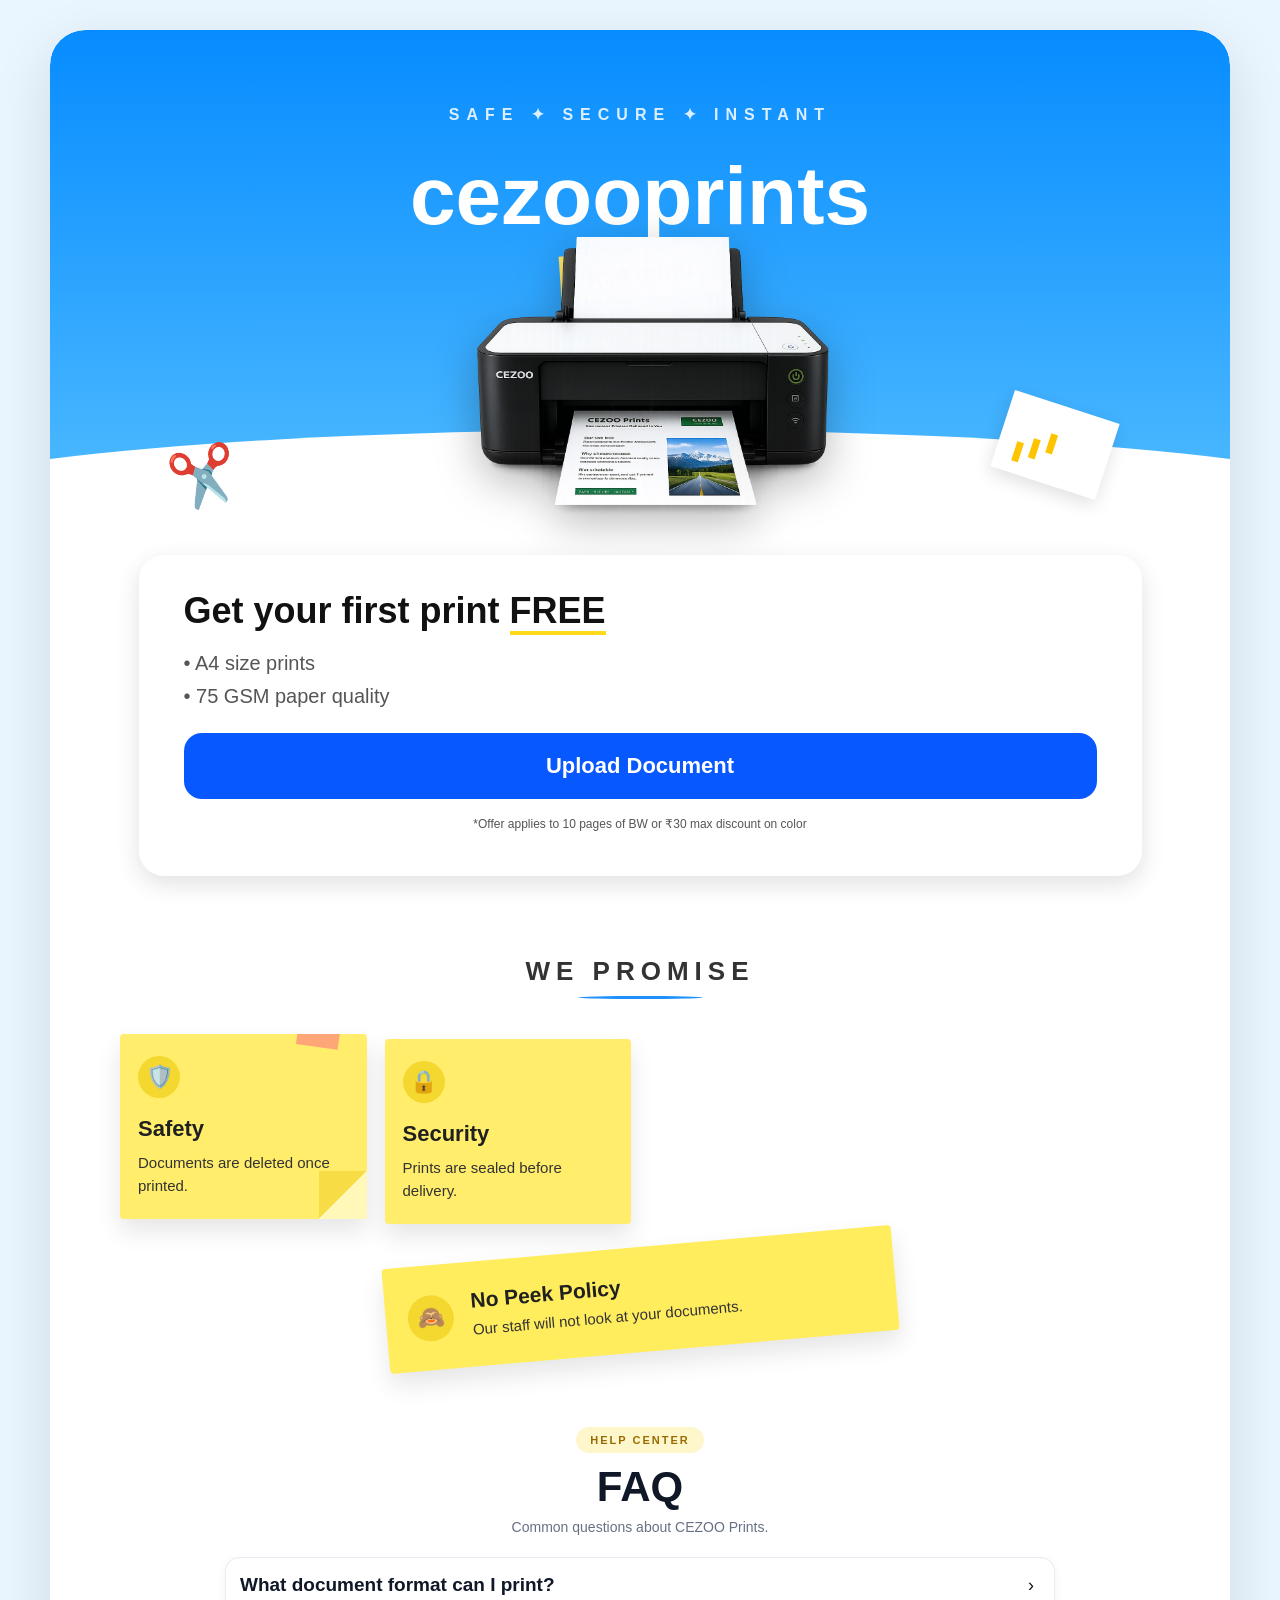
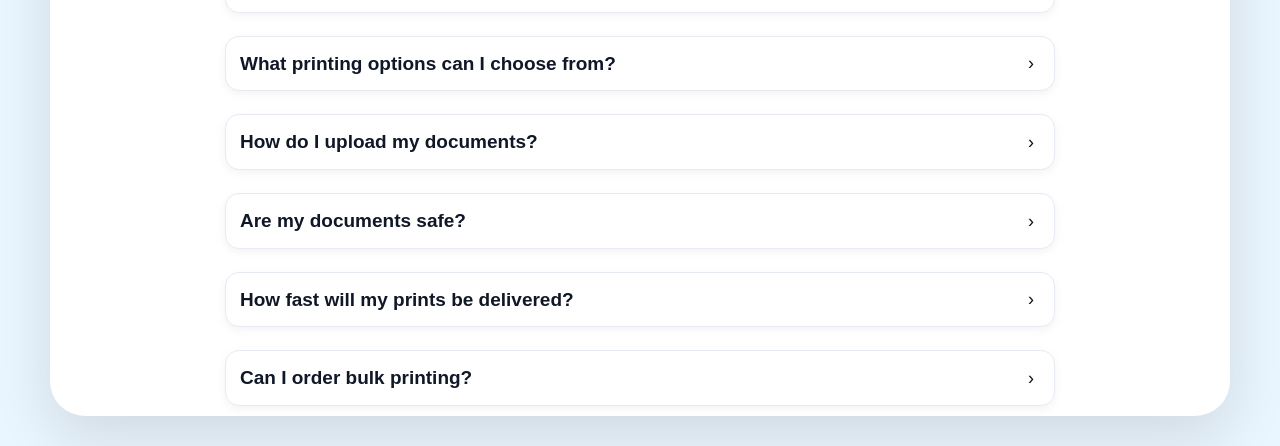
<file: xerox.html>
<!DOCTYPE html>
<html lang="en">
<head>
<meta charset="UTF-8">
<meta name="viewport" content="width=device-width, initial-scale=1.0">
<title>CEZOO Prints</title>

<style>
*{
  margin:0;
  padding:0;
  box-sizing:border-box;
  font-family:Arial,sans-serif;
}

body{
  background:#eaf6ff;
  display:flex;
  justify-content:center;
}

.app{
  width:100%;
  max-width:430px;
  min-height:100vh;
  background:#fff;
  overflow:hidden;
}

/* HERO */
.hero{
  height:520px;
  background:linear-gradient(180deg,#078cff,#5bc3ff);
  position:relative;
  text-align:center;
  color:white;
  padding-top:90px;
}

.safe{
  letter-spacing:5px;
  font-size:14px;
  font-weight:bold;
  opacity:.85;
}

.logo{
  margin-top:25px;
  font-size:50px;
  font-weight:900;
}

.tag{
  display:inline-block;
  margin-top:8px;
  background:#ffe76a;
  color:#111;
  padding:7px 20px;
  font-size:20px;
  font-weight:bold;
  transform:rotate(-4deg);
}

/* WHITE TABLE CURVE */
.table{
  position:absolute;
  bottom:0;
  left:50%;
  transform:translateX(-50%);
  width:130%;
  height:160px;
  background:white;
  border-radius:50% 50% 0 0;
}

/* PRINTER IMAGE */
.printer-box{
  position:absolute;
  left:50%;
  bottom:75px;
  transform:translateX(-50%);
  width:290px;
  z-index:3;
}

.printer-box img{
  width:105%;
  height:auto;
  display:block;
  object-fit:contain;
  filter:drop-shadow(0 15px 22px rgba(0,0,0,.28));
}

/* DECOR */
.scissor{
  position:absolute;
  left:28px;
  bottom:65px;
  font-size:42px;
  z-index:2;
  transform:rotate(-15deg);
}

.paper{
  position:absolute;
  right:-10px;
  bottom:85px;
  width:80px;
  height:58px;
  background:white;
  transform:rotate(18deg);
  z-index:2;
  box-shadow:0 6px 18px rgba(0,0,0,.12);
}

.paper::after{
  content:"";
  position:absolute;
  left:18px;
  bottom:12px;
  width:7px;
  height:20px;
  background:#ffc400;
  box-shadow:15px -8px 0 #ffc400,30px -18px 0 #ffc400;
}

/* OFFER */
.offer{
  margin:-25px 18px 35px;
  background:white;
  border-radius:25px;
  padding:25px 20px;
  position:relative;
  z-index:5;
  box-shadow:0 8px 25px rgba(0,0,0,.12);
}

.offer h2{
  font-size:20px;
  color:#111;
  margin-bottom:20px;
}

.offer h2 span{
  border-bottom:4px solid #ffd91a;
}

.offer p{
  font-size:13px;
  color:#555;
  margin:10px 0;
}

.upload{
  width:100%;
  border:none;
  background:#0758ff;
  color:white;
  padding:18px;
  border-radius:18px;
  margin-top:25px;
  font-size:13px;
  font-weight:bold;
  cursor:pointer;
}
.file-name{
  text-align:center;
  margin-top:12px!important;
  font-size:14px!important;
  color:#0758ff!important;
  font-weight:bold;
}

.upload{
  display:block;
  text-align:center;
}

.note{
  margin-top:18px!important;
  text-align:center;
  font-size:12px!important;
  color:#555;

  white-space:nowrap;      /* always one line */
  overflow:hidden;
  text-overflow:ellipsis;
}

/* PROMISE */
.promise-title{
  text-align:center;
  letter-spacing:5px;
  color:#333;
  font-size:20px;
  margin-bottom:28px;
}

.promise-title::after{
  content:"";
  display:block;
  width:120px;
  height:3px;
  background:#1e90ff;
  margin:8px auto 0;
  border-radius:20px;
}

/* PROMISE NEW DESIGN */
.promise-section{
  padding:10px 20px 45px;
  background:#fff;
  position:relative;
}

.promise-title{
  text-align:center;
  letter-spacing:6px;
  color:#333;
  font-size:21px;
  margin-bottom:35px;
  font-weight:900;
}

.promise-title::after{
  content:"";
  display:block;
  width:125px;
  height:3px;
  background:#1e90ff;
  margin:9px auto 0;
  border-radius:50%;
}

.promise-board{
  display:grid;
  grid-template-columns:1fr 1fr;
  gap:18px;
  position:relative;
}

.sticky-card{
  background:#ffed6b;
  min-height:155px;
  padding:22px 18px;
  border-radius:4px;
  position:relative;
  box-shadow:0 12px 25px rgba(0,0,0,.10);
  overflow:hidden;
}

.sticky-card:nth-child(1)::before{
  content:"";
  position:absolute;
  top:-5px;
  right:28px;
  width:42px;
  height:18px;
  background:#ff9f7a;
  transform:rotate(8deg);
  opacity:.9;
}

.sticky-card:nth-child(2){
  transform:translateY(5px);
}

.sticky-card:nth-child(4){
  transform:rotate(-2deg);
}

.sticky-card:nth-child(5){
  transform:rotate(2deg);
}

.promise-icon{
  width:42px;
  height:42px;
  background:#f4d82f;
  border-radius:50%;
  display:flex;
  align-items:center;
  justify-content:center;
  font-size:22px;
  margin-bottom:18px;
}

.sticky-card h3{
  font-size:22px;
  color:#202020;
  margin-bottom:10px;
}

.sticky-card p{
  font-size:15px;
  color:#333;
  line-height:1.5;
}

.fold{
  position:absolute;
  right:0;
  bottom:0;
  width:48px;
  height:48px;
  background:linear-gradient(135deg,#f8dc45 50%,#fff8b8 50%);
}

/* WIDE NO PEEK POLICY CARD */
.wide-policy-card{
  grid-column:1/3;
  background:#ffed5e;
  min-height:105px;
  padding:22px;
  display:flex;
  align-items:center;
  gap:18px;
  border-radius:4px;
  transform:rotate(-5deg);
  box-shadow:0 12px 25px rgba(0,0,0,.10);
  margin:8px 25px 5px;
}

.policy-icon{
  width:46px;
  height:46px;
  background:#f4d82f;
  border-radius:50%;
  display:flex;
  align-items:center;
  justify-content:center;
  font-size:22px;
  flex-shrink:0;
}

.wide-policy-card h3{
  font-size:21px;
  color:#202020;
  margin-bottom:6px;
}

.wide-policy-card p{
  font-size:15px;
  color:#333;
  line-height:1.4;
}

/* PC VIEW FOR PROMISE */
@media(min-width:900px){
  .promise-section{
    padding:25px 70px 65px;
  }

  .promise-board{
    grid-template-columns:repeat(4,1fr);
    align-items:start;
  }

  .sticky-card{
    min-height:180px;
  }

  .wide-policy-card{
    grid-column:2/4;
    margin:10px 0;
  }
}
.services{
  padding:0 18px 135px;
}

.services-head{
  text-align:center;
  margin-bottom:22px;
}

.services-head span{
  display:inline-block;
  background:#eaf2ff;
  color:#0758ff;
  font-size:11px;
  font-weight:900;
  letter-spacing:2px;
  padding:7px 14px;
  border-radius:20px;
  margin-bottom:10px;
}

.services-head h2{
  font-size:28px;
  color:#101828;
  margin-bottom:8px;
}

.services-head p{
  font-size:14px;
  color:#667085;
  line-height:1.5;
}

.services-grid{
  display:grid;
  grid-template-columns:repeat(2,1fr);
  gap:15px;
}

.service-box{
  background:linear-gradient(145deg,#ffffff,#f3f8ff);
  border:1px solid #e4efff;
  border-radius:22px;
  padding:17px 13px;
  min-height:190px;
  position:relative;
  overflow:hidden;
  box-shadow:0 10px 24px rgba(7,88,255,.08);
}

.service-box::before{
  content:"";
  position:absolute;
  top:-35px;
  right:-35px;
  width:85px;
  height:85px;
  background:rgba(7,88,255,.08);
  border-radius:50%;
}

.service-icon{
  width:52px;
  height:52px;
  background:linear-gradient(135deg,#0758ff,#39b9ff);
  color:white;
  border-radius:17px;
  display:flex;
  align-items:center;
  justify-content:center;
  font-size:27px;
  margin-bottom:14px;
  box-shadow:0 8px 18px rgba(7,88,255,.25);
  position:relative;
  z-index:2;
}

.service-box h3{
  font-size:17px;
  color:#101828;
  margin-bottom:7px;
  position:relative;
  z-index:2;
}

.service-box p{
  font-size:12.5px;
  color:#667085;
  line-height:1.45;
  margin-bottom:14px;
  position:relative;
  z-index:2;
}

.service-box span{
  position:absolute;
  left:13px;
  bottom:14px;
  background:#eef5ff;
  color:#0758ff;
  font-size:12px;
  font-weight:800;
  padding:7px 10px;
  border-radius:14px;
}
/* FAQ SECTION */
.faq-section{
  padding:0 18px 135px;
}

.faq-head{
  text-align:center;
  margin-bottom:22px;
}

.faq-head span{
  display:inline-block;
  background:#fff7cc;
  color:#9a6b00;
  font-size:11px;
  font-weight:900;
  letter-spacing:2px;
  padding:7px 14px;
  border-radius:20px;
  margin-bottom:10px;
}

.faq-head h2{
  font-size:34px;
  color:#101828;
  margin-bottom:8px;
}

.faq-head p{
  font-size:14px;
  color:#667085;
}

.faq-list{
  display:flex;
  flex-direction:column;
  gap:13px;
}

.faq-item{
  background:#fff;
  border:1px solid #e5eaf3;
  border-radius:14px;
  padding:0 14px;

  margin:0 10px 10px;   /* left right gap + bottom gap */

  overflow:hidden;
  box-shadow:0 3px 10px rgba(0,0,0,.05);
}

.faq-item summary{
  list-style:none;
  cursor:pointer;
  display:flex;
  justify-content:space-between;
  align-items:center;
  gap:10px;

  padding:14px 0;
  font-size:12px;
  font-weight:600;
  color:#101828;
  line-height:1.35;
}

.faq-item summary::-webkit-details-marker{
  display:none;
}

.faq-item summary::after{
  content:"›";
  color:#111;
  font-size:18px;
  font-weight:400;
  line-height:1;
  display:flex;
  align-items:center;
  justify-content:center;
  width:18px;
  height:18px;
  transition:transform .25s ease;
  flex-shrink:0;
}

.faq-item[open] summary::after{
  transform:rotate(90deg);
}

.faq-item p{
  padding:0 0 14px;
  font-size:13px;
  color:#667085;
  line-height:1.5;
}

/* PC FAQ VIEW */
@media(min-width:900px){
  .faq-section{
    padding:0 55px 150px;
  }

  .faq-list{
    max-width:850px;
    margin:auto;
  }

  .faq-head h2{
    font-size:42px;
  }

  .faq-item summary{
    font-size:19px;
  }

  .faq-item p{
    font-size:16px;
  }
}
/* CART BAR */
.cart{
  position:fixed;
  bottom:20px;
  left:50%;
  transform:translateX(-50%);
  width:88%;
  max-width:390px;
  background:#0758ff;
  color:white;
  border-radius:15px;
  padding:14px 16px;
  display:flex;
  justify-content:space-between;
  align-items:center;
  box-shadow:0 8px 25px rgba(0,0,0,.25);
  z-index:20;
}

.cart b{
  color:#6fffb3;
}

.cart small{
  display:block;
  color:white;
}

@media(max-width:360px){
  .logo{
    font-size:42px;
  }

  .printer-box{
    width:255px;
  }

  .offer h2{
    font-size:22px;
  }
}
/* ================= PC VIEW ================= */
@media(min-width:900px){

  body{
    padding:30px;
    background:#eaf6ff;
  }

  .app{
    max-width:1180px;
    border-radius:35px;
    box-shadow:0 20px 60px rgba(0,0,0,.12);
  }

  .hero{
    height:560px;
    padding-top:75px;
    border-radius:35px 35px 0 0;
  }

  .safe{
    font-size:16px;
    letter-spacing:7px;
  }

  .logo{
    font-size:82px;
  }

  .tag{
    font-size:24px;
    padding:9px 28px;
  }

  .printer-box{
    width:470px;
    bottom:55px;
  }

  .scissor{
    left:120px;
    bottom:80px;
    font-size:55px;
  }

  .paper{
    right:120px;
    bottom:105px;
    width:110px;
    height:80px;
  }

  .offer{
    width:85%;
    margin:-35px auto 45px;
    padding:35px 45px;
  }

  .offer h2{
    font-size:36px;
  }

  .offer p{
    font-size:20px;
  }

  .upload{
    font-size:22px;
    padding:20px;
  }

  .promise-title{
    font-size:26px;
    margin-top:10px;
  }

  .promise-grid{
    grid-template-columns:repeat(4,1fr);
    padding:0 55px 55px;
  }

  .promise-card{
    min-height:190px;
    padding:25px 20px;
  }

  .promise-card h3{
    font-size:20px;
  }

  .promise-card p{
    font-size:14px;
  }

  .services{
    padding:0 55px 150px;
  }

  .services-head h2{
    font-size:38px;
  }

  .services-head p{
    font-size:16px;
  }

  .services-grid{
    grid-template-columns:repeat(3,1fr);
    gap:22px;
  }

  .service-box{
    min-height:220px;
    padding:25px;
  }

  .service-icon{
    width:65px;
    height:65px;
    font-size:34px;
  }

  .service-box h3{
    font-size:22px;
  }

  .service-box p{
    font-size:15px;
  }

  .service-box span{
    left:25px;
    bottom:22px;
    font-size:14px;
  }

  .cart{
    max-width:900px;
    width:80%;
    padding:18px 25px;
    font-size:20px;
  }
}

/* UPLOAD BOTTOM POPUP LOADER - PAGE DOWN */
.upload-popup{
  display:none;
  position:fixed;
  left:50%;
  bottom:22px;
  transform:translateX(-50%);
  width:90%;
  max-width:390px;
  z-index:9999;
  animation:bottomUpload .28s ease;
}

.upload-popup.active{
  display:block;
}

@keyframes bottomUpload{
  from{
    opacity:0;
    transform:translate(-50%,18px);
  }
  to{
    opacity:1;
    transform:translate(-50%,0);
  }
}

.upload-card{
  width:100%;
  background:#ffffff;
  border:1px solid #dbeafe;
  border-radius:20px;
  padding:14px;
  box-shadow:0 18px 45px rgba(7,88,255,.28);
  position:relative;
}

.upload-top{
  display:flex;
  align-items:center;
  gap:12px;
  padding-right:36px;
}

.upload-symbol{
  width:46px;
  height:46px;
  background:linear-gradient(135deg,#0758ff,#39b9ff);
  color:white;
  border-radius:15px;
  display:flex;
  align-items:center;
  justify-content:center;
  font-size:24px;
  flex-shrink:0;
  box-shadow:0 8px 18px rgba(7,88,255,.25);
  animation:uploadBounce 1s ease-in-out infinite;
}

@keyframes uploadBounce{
  0%,100%{transform:translateY(0)}
  50%{transform:translateY(-4px)}
}

.upload-info{
  flex:1;
  min-width:0;
}

.upload-card h3{
  font-size:16px;
  color:#101828;
  margin-bottom:4px;
}

.upload-card p{
  font-size:13px;
  color:#667085;
  line-height:1.4;
  white-space:nowrap;
  overflow:hidden;
  text-overflow:ellipsis;
}

.upload-close{
  position:absolute;
  top:12px;
  right:12px;
  width:30px;
  height:30px;
  border:none;
  border-radius:50%;
  background:#eef5ff;
  color:#0758ff;
  font-size:22px;
  line-height:30px;
  cursor:pointer;
  font-weight:bold;
}

.upload-close:hover{
  background:#0758ff;
  color:white;
}

.progress-wrap{
  width:100%;
  height:11px;
  background:#eaf2ff;
  border-radius:30px;
  overflow:hidden;
  margin:14px 0 8px;
}

.progress-bar{
  width:0%;
  height:100%;
  background:linear-gradient(90deg,#0758ff,#39b9ff);
  border-radius:30px;
  transition:width .18s linear;
}

.progress-percent{
  font-size:14px;
  font-weight:900;
  color:#0758ff;
  text-align:right;
}

.upload-success{
  display:none;
}

.upload-card.done .upload-symbol{
  animation:none;
  background:#12b76a;
}

.upload-card.done .upload-symbol::before{
  content:"✅";
}

.upload-card.done .upload-symbol{
  font-size:0;
}

.upload-card.done .progress-bar{
  background:#12b76a;
}

@media(min-width:900px){
  .upload-popup{
    max-width:650px;
    bottom:38px;
  }

  .upload-card{
    padding:18px;
  }

  .upload-symbol{
    width:54px;
    height:54px;
    font-size:28px;
  }

  .upload-card h3{
    font-size:19px;
  }

  .upload-card p{
    font-size:15px;
  }
}

</style>
</head>

<body>

<div class="app">

  <section class="hero">

    <div class="safe">SAFE ✦ SECURE ✦ INSTANT</div>

    <div class="logo">cezooprints</div>

    <div class="tag">in 4 mins</div>

    <div class="table"></div>

    <div class="scissor">✂️</div>
    <div class="paper"></div>

    <!-- Insert your printer image here -->
    <div class="printer-box">
      <img src="printer.webp" alt="Printer Image">
    </div>

  </section>

  <section class="offer">
    <h2>Get your first print <span>FREE</span></h2>

    <p>• A4 size prints</p>
    <p>• 75 GSM paper quality</p>

    <input type="file" id="pdfUpload" accept="application/pdf" hidden>

<label for="pdfUpload" class="upload">
  Upload Document
</label>


<div class="upload-popup" id="uploadPopup">
  <div class="upload-card" id="uploadCard">
    <button class="upload-close" id="cancelUpload" type="button" aria-label="Cancel upload">×</button>

    <div class="upload-top">
      <div class="upload-symbol">⬆️</div>
      <div class="upload-info">
        <h3 id="uploadTitle">Uploading PDF...</h3>
        <p id="uploadText">Please wait while your document is uploading.</p>
      </div>
    </div>

    <div class="progress-wrap">
      <div class="progress-bar" id="progressBar"></div>
    </div>

    <div class="progress-percent" id="progressPercent">0%</div>
  </div>
</div>

    <p class="note">*Offer applies to 10 pages of BW or ₹30 max discount on color</p>
  </section>

<section class="promise-section">

  <h2 class="promise-title">WE PROMISE</h2>

  <div class="promise-board">

    <div class="sticky-card safety-card">
      <div class="promise-icon">🛡️</div>
      <h3>Safety</h3>
      <p>Documents are deleted once printed.</p>
      <span class="fold"></span>
    </div>

    <div class="sticky-card security-card">
      <div class="promise-icon">🔒</div>
      <h3>Security</h3>
      <p>Prints are sealed before delivery.</p>
    </div>

    <div class="wide-policy-card">
      <div class="policy-icon">🙈</div>
      <div>
        <h3>No Peek Policy</h3>
        <p>Our staff will not look at your documents.</p>
      </div>
    </div>

  </div>

</section>

  <div class="faq-head">
    <span>HELP CENTER</span>
    <h2>FAQ</h2>
    <p>Common questions about CEZOO Prints.</p>
  </div>

  <div class="faq-list">

    <details class="faq-item">
      <summary>What document format can I print?</summary>
      <p>You can upload PDF, JPG, PNG, Word documents, assignments, resumes and office files.</p>
    </details>

    <details class="faq-item">
      <summary>What printing options can I choose from?</summary>
      <p>You can choose black & white, colour print, A4 size, photo print, binding, business cards and labels.</p>
    </details>

    <details class="faq-item">
      <summary>How do I upload my documents?</summary>
      <p>Click the Upload Document button, select your file, choose print options and place your order.</p>
    </details>

    <details class="faq-item">
      <summary>Are my documents safe?</summary>
      <p>Yes. Your documents are handled securely and deleted after printing.</p>
    </details>

    <details class="faq-item">
      <summary>How fast will my prints be delivered?</summary>
      <p>CEZOO Prints delivers your printed documents quickly to your doorstep based on your location.</p>
    </details>

    <details class="faq-item">
      <summary>Can I order bulk printing?</summary>
      <p>Yes. You can order bulk prints for offices, schools, colleges, events and business needs.</p>
    </details>

  </div>

</section>

</div>


<script>
const pdfUpload = document.getElementById("pdfUpload");
const fileName = document.getElementById("fileName");

const uploadPopup = document.getElementById("uploadPopup");
const uploadCard = document.getElementById("uploadCard");
const uploadTitle = document.getElementById("uploadTitle");
const uploadText = document.getElementById("uploadText");
const progressBar = document.getElementById("progressBar");
const progressPercent = document.getElementById("progressPercent");
const cancelUploadBtn = document.getElementById("cancelUpload");

let uploadTimer;
let currentUploadFileName = "";

function resetUploadPopup(){
  clearInterval(uploadTimer);
  uploadPopup.classList.remove("active");
  uploadCard.classList.remove("done");
  progressBar.style.width = "0%";
  progressPercent.textContent = "0%";
  uploadTitle.textContent = "Uploading PDF...";
  uploadText.textContent = "Please wait while your document is uploading.";
}

function cancelUpload(){
  clearInterval(uploadTimer);
  pdfUpload.value = "";
  uploadPopup.classList.remove("active");
  uploadCard.classList.remove("done");
  progressBar.style.width = "0%";
  progressPercent.textContent = "0%";
  fileName.textContent = currentUploadFileName
    ? "Upload cancelled: " + currentUploadFileName
    : "Only PDF files are allowed";
}

function startUploadPopup(file){
  let progress = 0;
  currentUploadFileName = file.name;

  resetUploadPopup();

  uploadPopup.classList.add("active");
  uploadTitle.textContent = "Uploading PDF...";
  uploadText.textContent = file.name;
  progressBar.style.width = "0%";
  progressPercent.textContent = "0%";

  uploadTimer = setInterval(() => {
    progress += Math.floor(Math.random() * 8) + 4;

    if(progress >= 100){
      progress = 100;
      clearInterval(uploadTimer);

      progressBar.style.width = "100%";
      progressPercent.textContent = "100%";
      uploadCard.classList.add("done");
      uploadTitle.textContent = "Upload Complete";
      uploadText.textContent = file.name + " uploaded successfully";
      fileName.textContent = "Uploaded: " + file.name;

      setTimeout(() => {
        uploadPopup.classList.remove("active");
      }, 1000);

      return;
    }

    progressBar.style.width = progress + "%";
    progressPercent.textContent = progress + "%";
  }, 160);
}

cancelUploadBtn.addEventListener("click", cancelUpload);

pdfUpload.addEventListener("change", function(){
  const file = this.files[0];

  if(!file){
    fileName.textContent = "Only PDF files are allowed";
    return;
  }

  if(file.type !== "application/pdf"){
    alert("Only PDF files are allowed!");
    this.value = "";
    resetUploadPopup();
    fileName.textContent = "Only PDF files are allowed";
    return;
  }

  fileName.textContent = "Selected: " + file.name;
  startUploadPopup(file);
});
</script>
</body>
</html>
</file>
